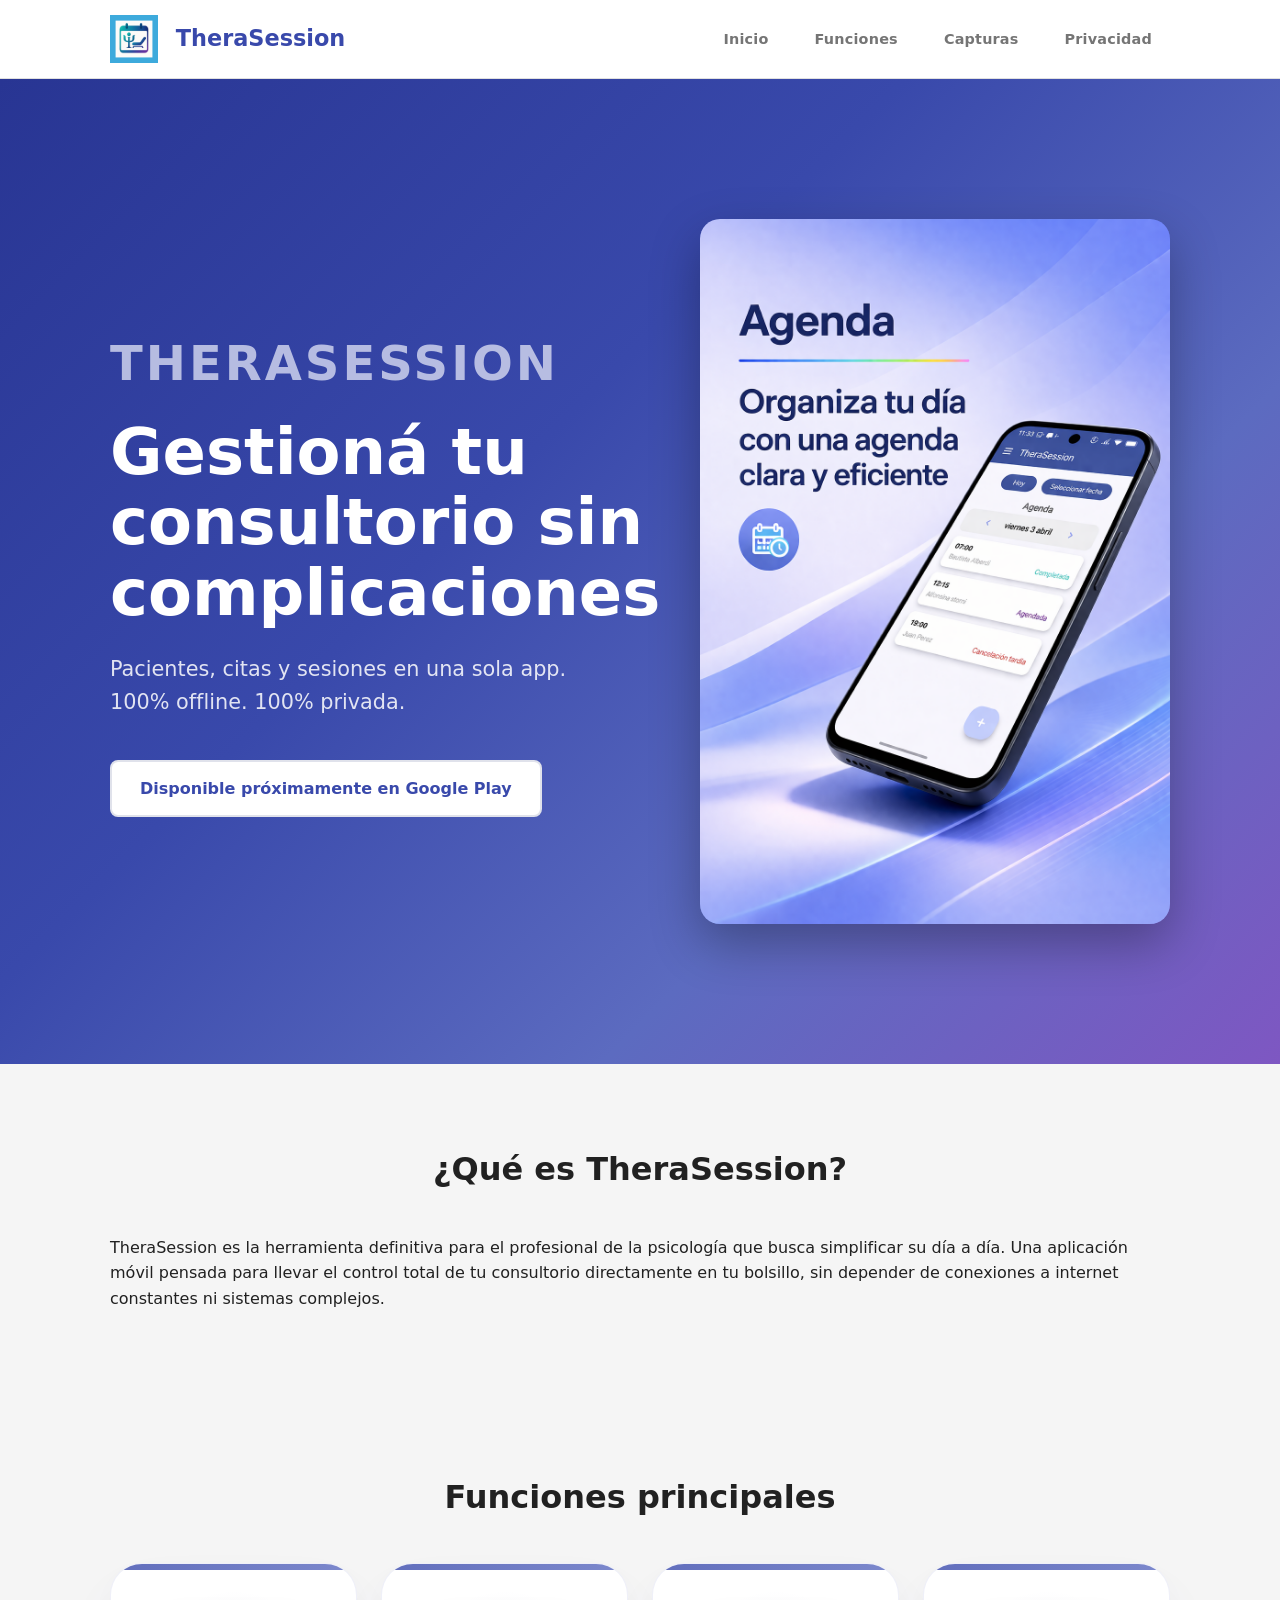
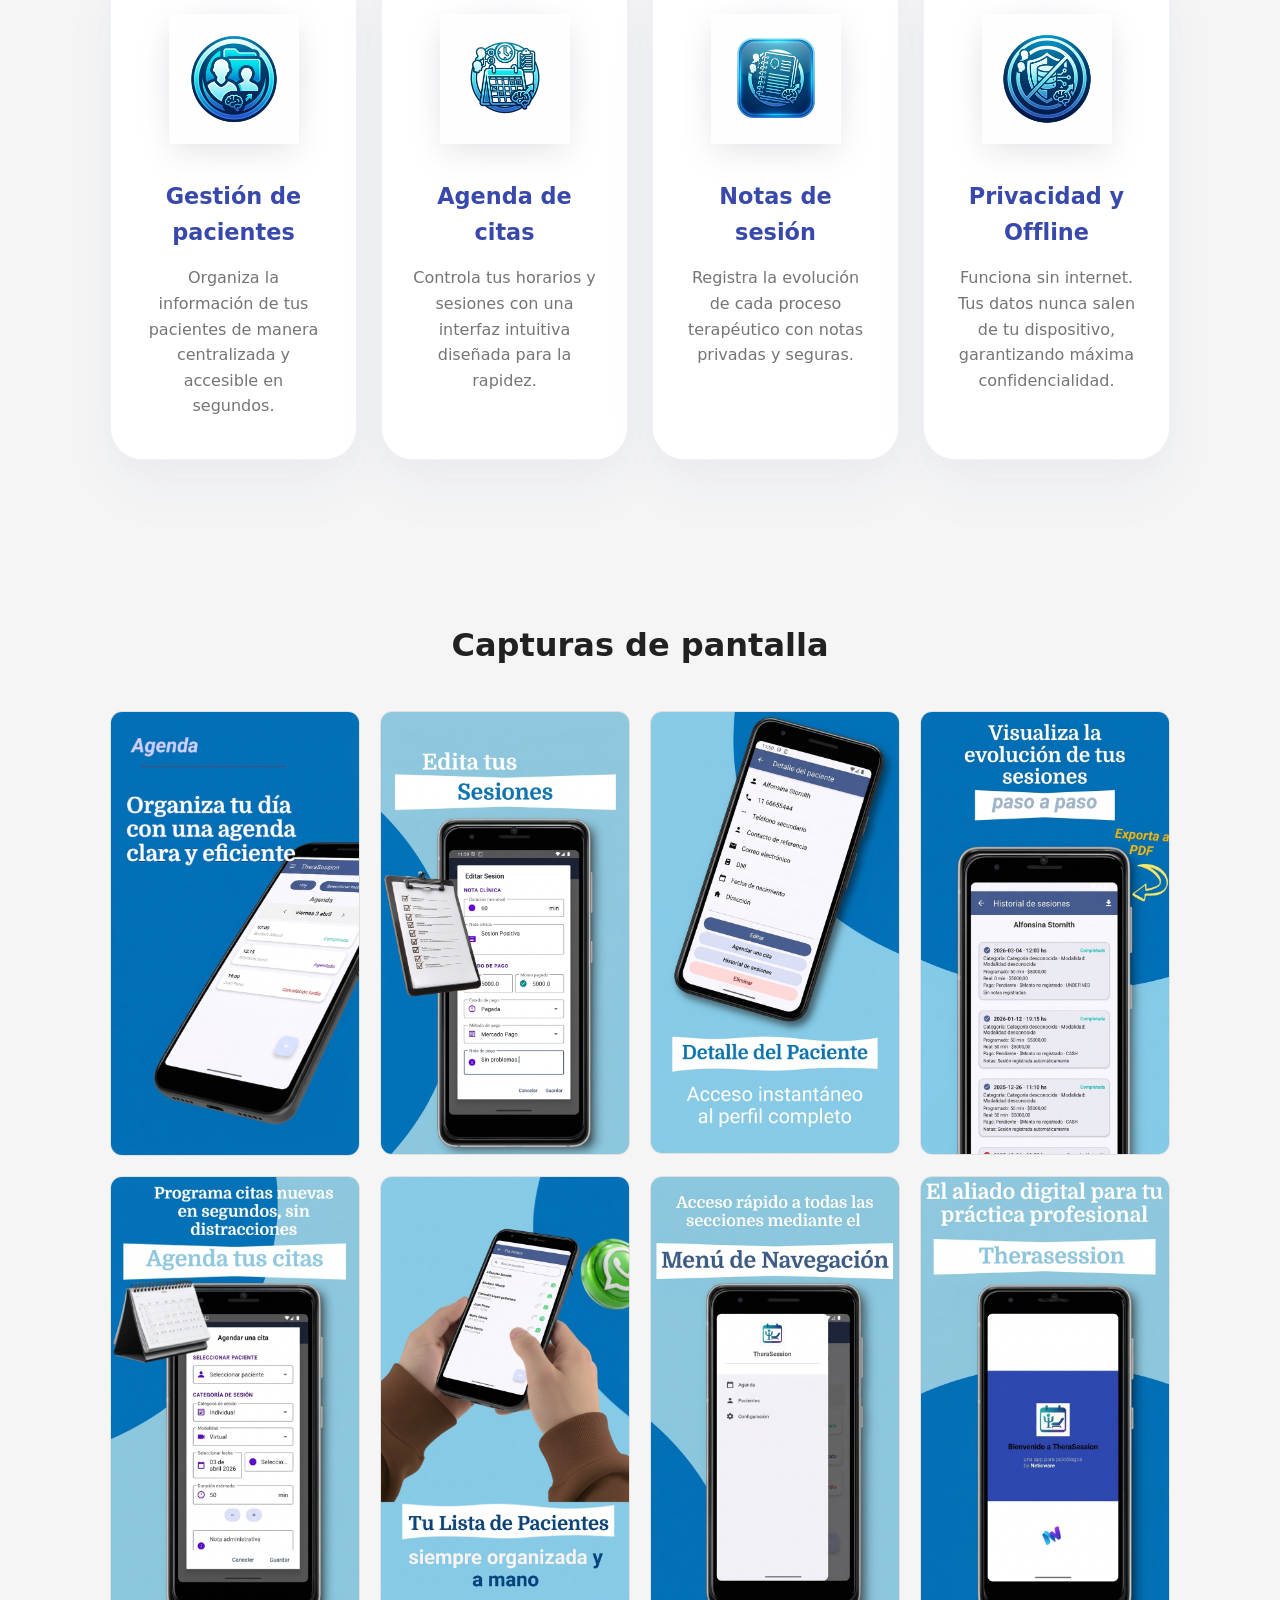
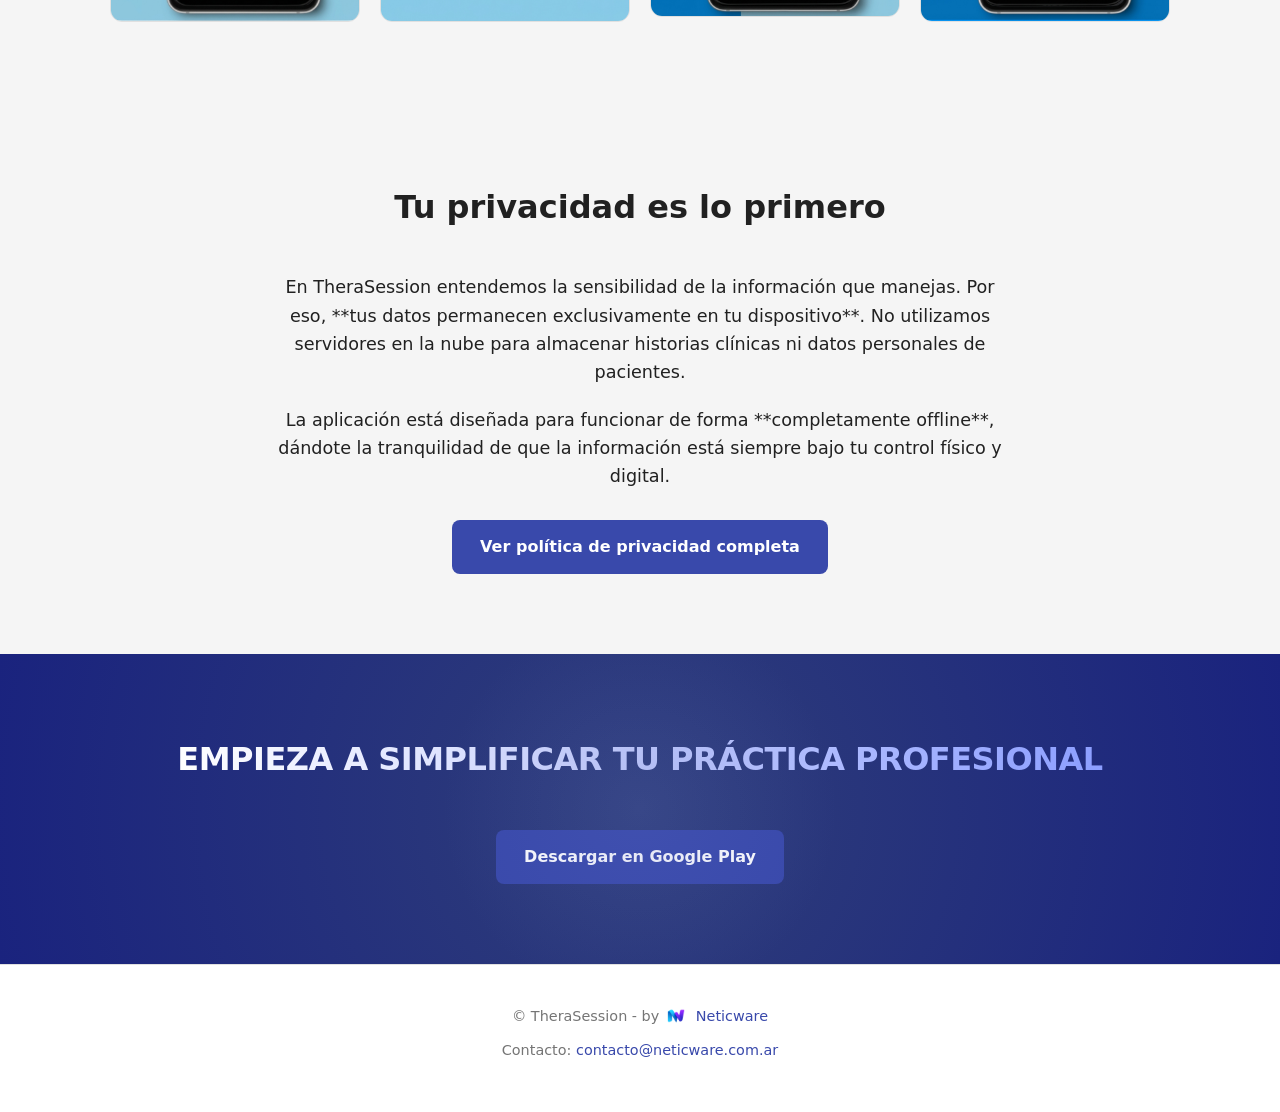
<file: index.html>
<!DOCTYPE html>
<html lang="es">
<head>
  <meta charset="UTF-8">
  <meta name="viewport" content="width=device-width, initial-scale=1.0">

  <title>TheraSession | Gestión simple para psicólogos</title>
  <meta name="description" content="Organiza pacientes, citas y notas de sesión de forma simple, rápida y 100% local. Sin cuentas, sin suscripciones.">
  <meta name="author" content="Neticware">

  <meta property="og:title" content="TheraSession | Gestión simple para psicólogos">
  <meta property="og:description" content="Organiza pacientes, citas y notas de sesión de forma simple, rápida y 100% local.">
  <meta property="og:image" content="https://therasession.app/assets/images/og-image.png">
  <meta property="og:url" content="https://therasession.app">
  <meta property="og:type" content="website">

  <meta name="twitter:card" content="summary_large_image">
  <meta name="twitter:title" content="TheraSession | Gestión simple para psicólogos">
  <meta name="twitter:description" content="Organiza pacientes, citas y notas de sesión de forma simple, rápida y 100% local.">
  <meta name="twitter:image" content="https://therasession.app/assets/images/og-image.png">

  <link rel="canonical" href="https://therasession.app">
  <link rel="icon" href="assets/images/ic_launcher-playstore.png" type="image/png">

  <meta name="theme-color" content="#3949AB">

  <link rel="stylesheet" href="assets/css/normalize.css">
  <link rel="stylesheet" href="assets/css/styles.css">
</head>
<body>

    <header class="header">
        <div class="container header-container">
            <div class="logo">
                <a href="#inicio">
                    <img src="assets/images/ic_launcher-playstore.png" alt="Logo TheraSession" style="height: 48px; display: inline-block; vertical-align: middle; margin-right: 10px;">
                    TheraSession
                </a>
            </div>
            <nav class="nav">
                <ul class="nav-list">
                    <li><a href="#inicio">Inicio</a></li>
                    <li><a href="#funciones">Funciones</a></li>
                    <li><a href="#capturas">Capturas</a></li>
                    <li><a href="privacy.html">Privacidad</a></li>
                </ul>
            </nav>
        </div>
    </header>

    <main id="inicio">
        
        <!-- HERO SECTION -->
        <section class="hero">
            <div class="container hero-container">
                <div class="hero-content">
                    <h1 class="hero-title">TheraSession</h1>
                    <h2 class="hero-subtitle">Gestioná tu consultorio sin complicaciones</h2>
                    <p class="hero-description">Pacientes, citas y sesiones en una sola app.<br>100% offline. 100% privada.</p>
                    <div class="hero-cta">
                        <a href="#" class="btn btn-primary">Disponible próximamente en Google Play</a>
                    </div>
                </div>
                <div class="hero-image">
                    <img src="assets/images/hero-therasession4.png" alt="Vista previa de TheraSession">
                </div>
            </div>
        </section>

        <!-- SECCIÓN QUÉ ES -->
        <section class="section about" id="que-es">
            <div class="container">
                <div class="about-content">
                    <h2 class="section-title">¿Qué es TheraSession?</h2>
                    <p>TheraSession es la herramienta definitiva para el profesional de la psicología que busca simplificar su día a día. Una aplicación móvil pensada para llevar el control total de tu consultorio directamente en tu bolsillo, sin depender de conexiones a internet constantes ni sistemas complejos.</p>
                </div>
            </div>
        </section>

        <!-- SECCIÓN FUNCIONES -->
        <section class="section features" id="funciones">
            <div class="container">
                <h2 class="section-title">Funciones principales</h2>
                <div class="features-grid">
                    <article class="feature-item">
                        <div class="feature-icon">
                            <img src="assets/images/ic_gestion de pacientes.png" alt="Icono Pacientes">
                        </div>
                        <h3 class="feature-title">Gestión de pacientes</h3>
                        <p class="feature-text">Organiza la información de tus pacientes de manera centralizada y accesible en segundos.</p>
                    </article>

                    <article class="feature-item">
                        <div class="feature-icon">
                            <img src="assets/images/ic_agenda de citas.png" alt="Icono Agenda">
                        </div>
                        <h3 class="feature-title">Agenda de citas</h3>
                        <p class="feature-text">Controla tus horarios y sesiones con una interfaz intuitiva diseñada para la rapidez.</p>
                    </article>

                    <article class="feature-item">
                        <div class="feature-icon">
                            <img src="assets/images/ic_notas de sesión.png" alt="Icono Notas">
                        </div>
                        <h3 class="feature-title">Notas de sesión</h3>
                        <p class="feature-text">Registra la evolución de cada proceso terapéutico con notas privadas y seguras.</p>
                    </article>

                    <article class="feature-item">
                        <div class="feature-icon">
                            <img src="assets/images/ic_privacidad y offline.png" alt="Icono Offline">
                        </div>
                        <h3 class="feature-title">Privacidad y Offline</h3>
                        <p class="feature-text">Funciona sin internet. Tus datos nunca salen de tu dispositivo, garantizando máxima confidencialidad.</p>
                    </article>
                </div>
            </div>
        </section>

        <!-- SECCIÓN CAPTURAS -->
        <section class="section screenshots" id="capturas">
            <div class="container">
                <h2 class="section-title">Capturas de pantalla</h2>
                <div class="screenshots-grid">
                    <div class="screenshot-item">
                        <img src="assets/images/showcase/showcase-01-Agenda_de_citas.png" alt="Agenda de citas">
                    </div>
                    <div class="screenshot-item">
                        <img src="assets/images/showcase/showcase-02-Editar_sesion.png" alt="Editar sesión">
                    </div>
                    <div class="screenshot-item">
                        <img src="assets/images/showcase/showcase-03-Detalle_del_paciente.png" alt="Detalle del paciente">
                    </div>
                    <div class="screenshot-item">
                        <img src="assets/images/showcase/showcase-04-Historial_de_sesiones.png" alt="Historial de sesiones">
                    </div>
                    <div class="screenshot-item">
                        <img src="assets/images/showcase/showcase-05-Anadir_nueva_cita.png" alt="Añadir nueva cita">
                    </div>
                    <div class="screenshot-item">
                        <img src="assets/images/showcase/showcase-06-Listado_de_pacientes.png" alt="Listado de pacientes">
                    </div>
                    <div class="screenshot-item">
                        <img src="assets/images/showcase/showcase-07-Menu_de_navegacion.png" alt="Menú de navegación">
                    </div>
                    <div class="screenshot-item">
                        <img src="assets/images/showcase/showcase-08-Bienvenidos.png" alt="Pantalla de bienvenida">
                    </div>
                </div>
            </div>
        </section>

        <!-- SECCIÓN PRIVACIDAD -->
        <section class="section privacy" id="privacidad">
            <div class="container">
                <h2 class="section-title">Tu privacidad es lo primero</h2>
                <div class="privacy-content">
                    <p>En TheraSession entendemos la sensibilidad de la información que manejas. Por eso, **tus datos permanecen exclusivamente en tu dispositivo**. No utilizamos servidores en la nube para almacenar historias clínicas ni datos personales de pacientes.</p>
                    <p>La aplicación está diseñada para funcionar de forma **completamente offline**, dándote la tranquilidad de que la información está siempre bajo tu control físico y digital.</p>
                    <div style="margin-top: 30px;">
                        <a href="privacy.html" class="btn btn-secondary">Ver política de privacidad completa</a>
                    </div>
                </div>
            </div>
        </section>

        <!-- CTA FINAL -->
        <section class="section cta-final">
            <div class="container">
                <h2 class="cta-title">Empieza a simplificar tu práctica profesional</h2>
                <div class="cta-actions">
                    <a href="#" class="btn btn-secondary">Descargar en Google Play</a>
                </div>
            </div>
        </section>

    </main>

    <footer class="footer">
        <div class="container footer-container">
            <p>&copy; TheraSession - by 
                <a href="https://neticware.com.ar" target="_blank" style="display: inline-flex; align-items: center; gap: 8px; vertical-align: middle;">
                    <img src="assets/images/ic_nw_sinFondo.png" alt="Logo Neticware" class="rotating-logo" style="height: 24px; width: auto;">
                    Neticware
                </a>
            </p>
            <p>Contacto: <a href="mailto:contacto@neticware.com.ar">contacto@neticware.com.ar</a></p>
        </div>
    </footer>

    <script src="assets/js/main.js"></script>
</body>
</html>
</file>
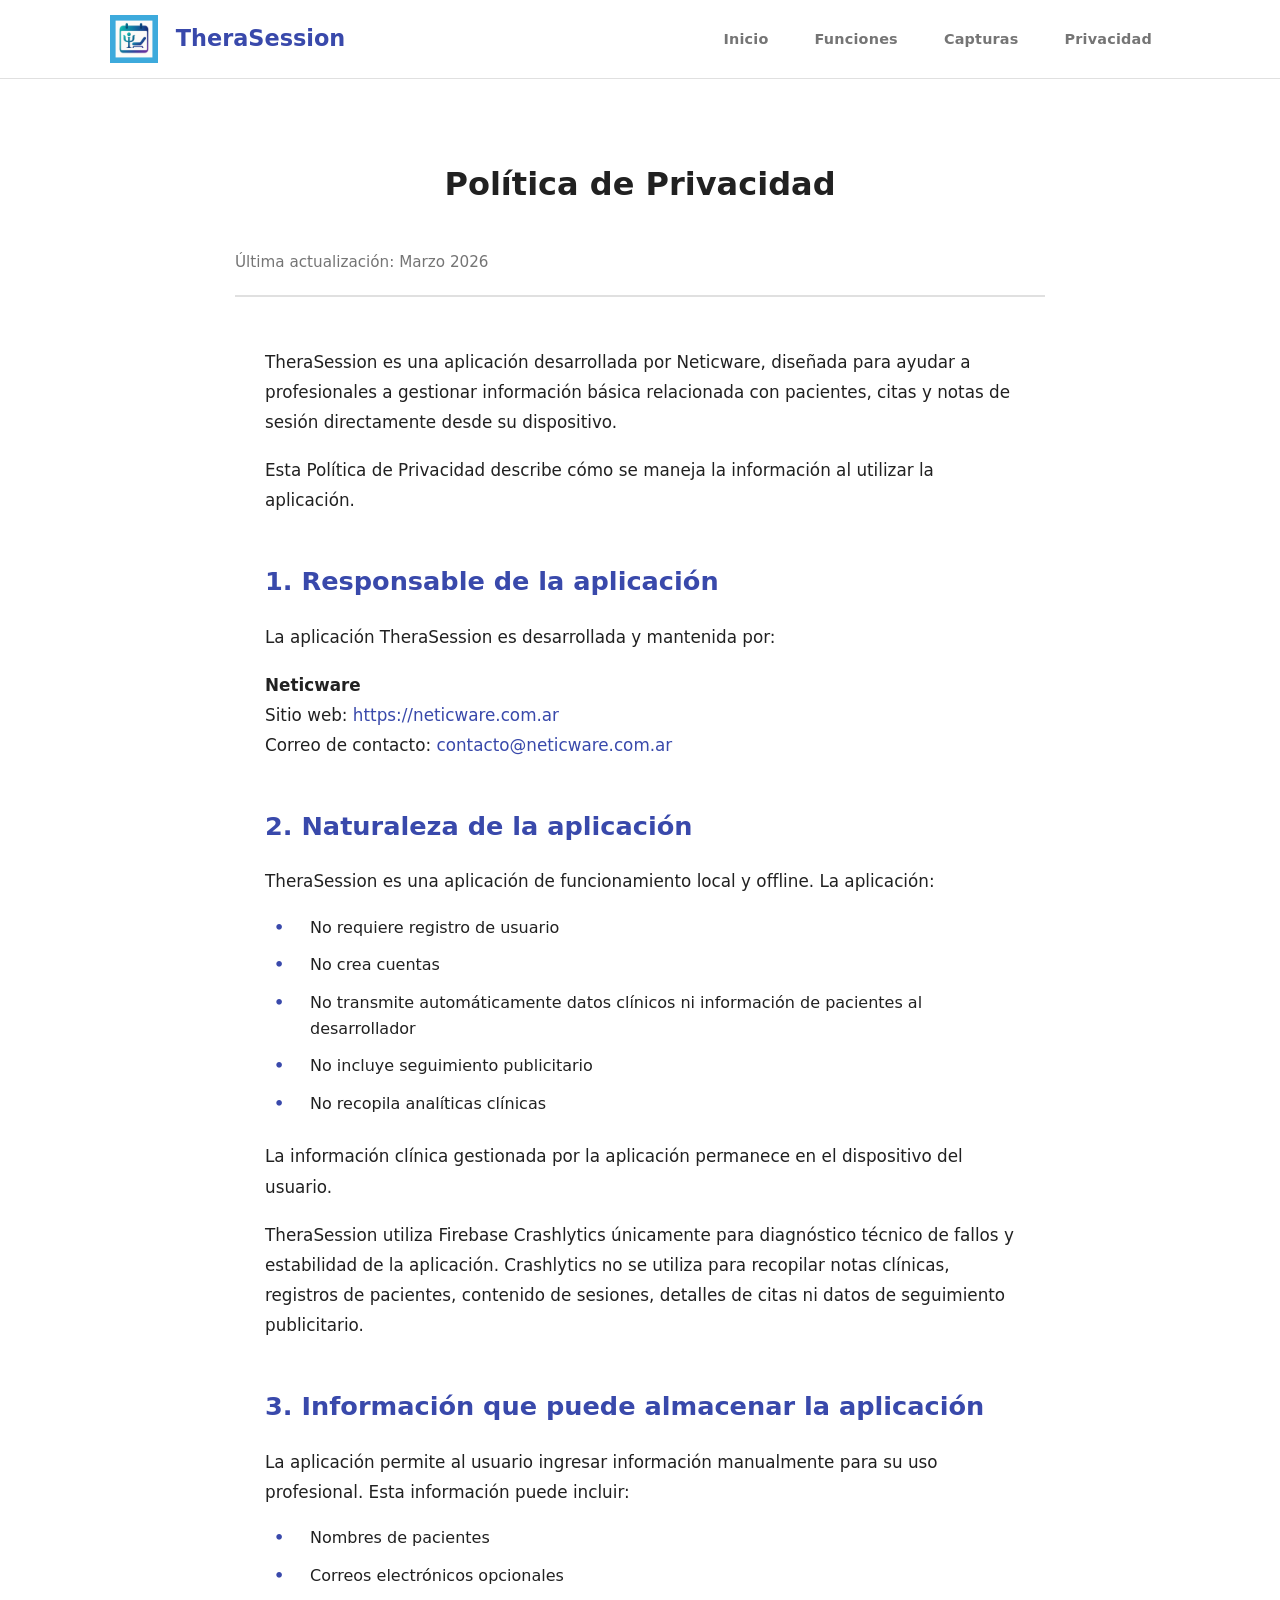
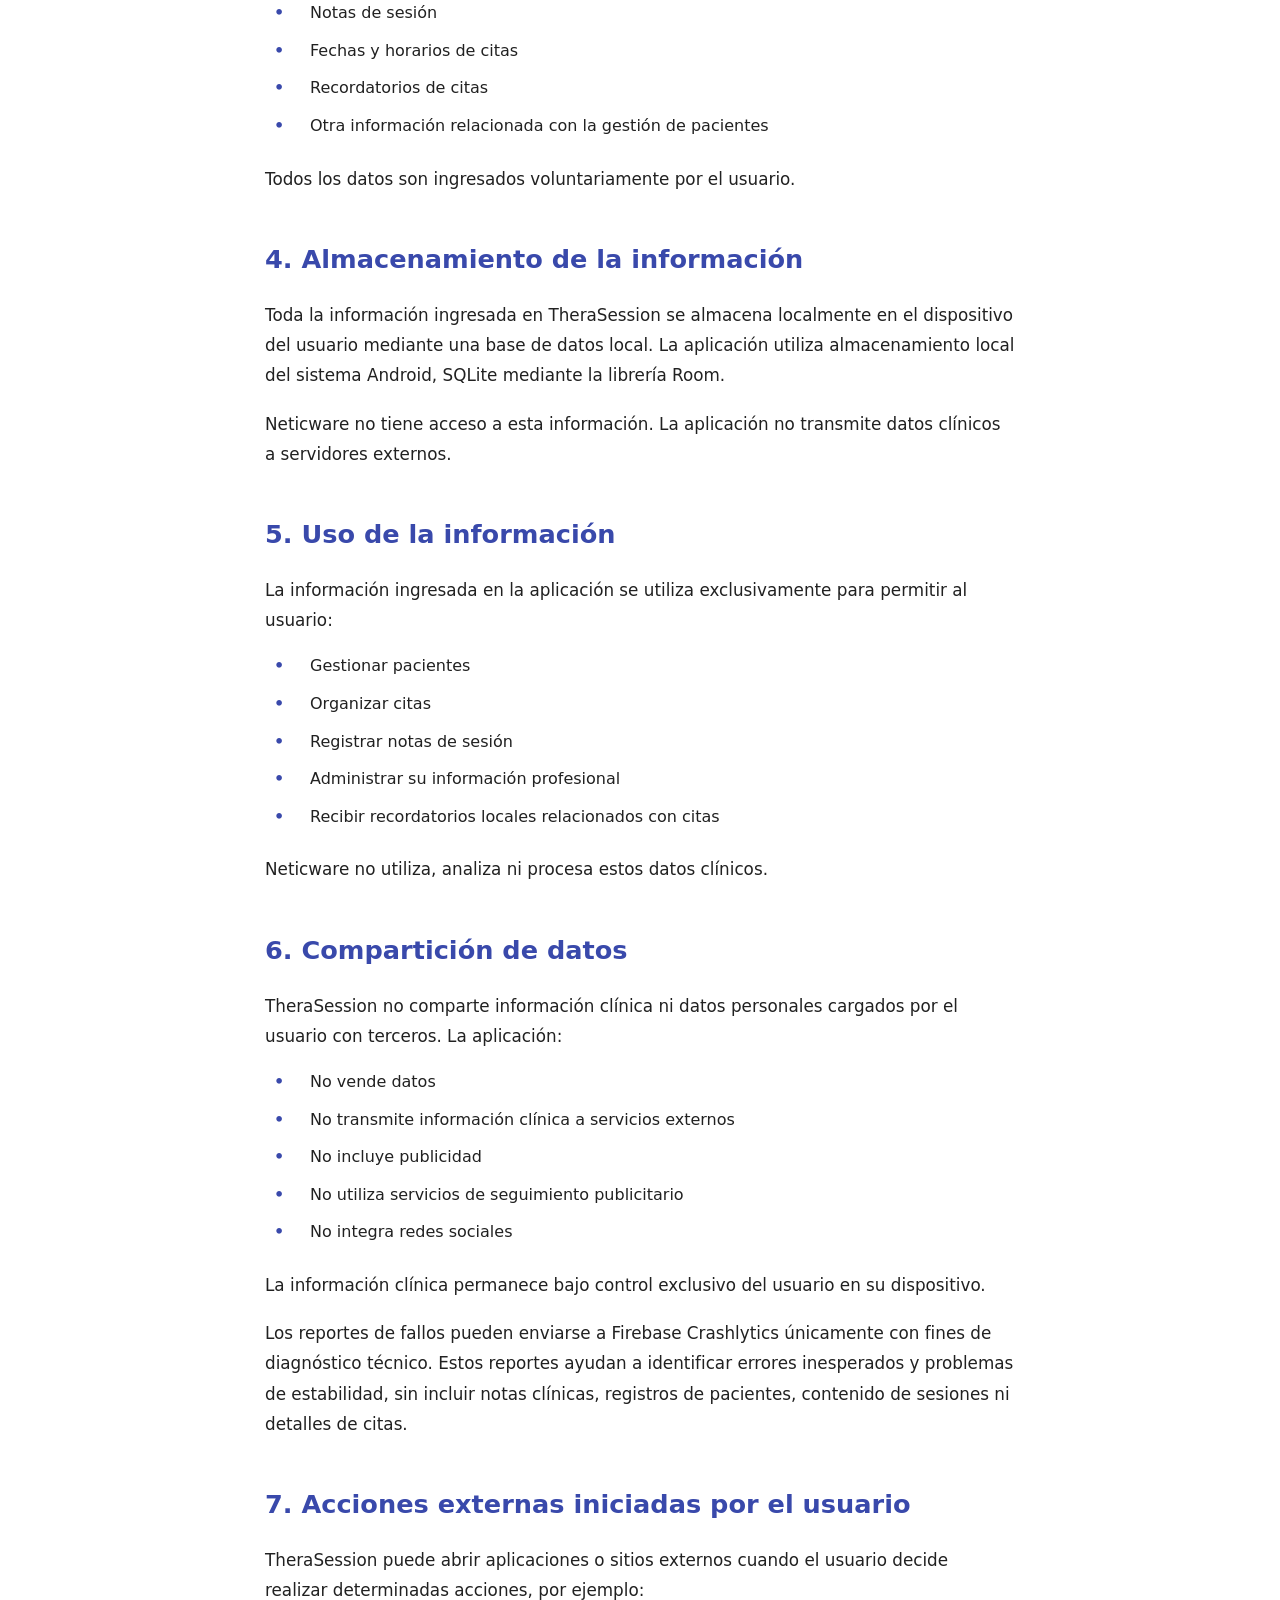
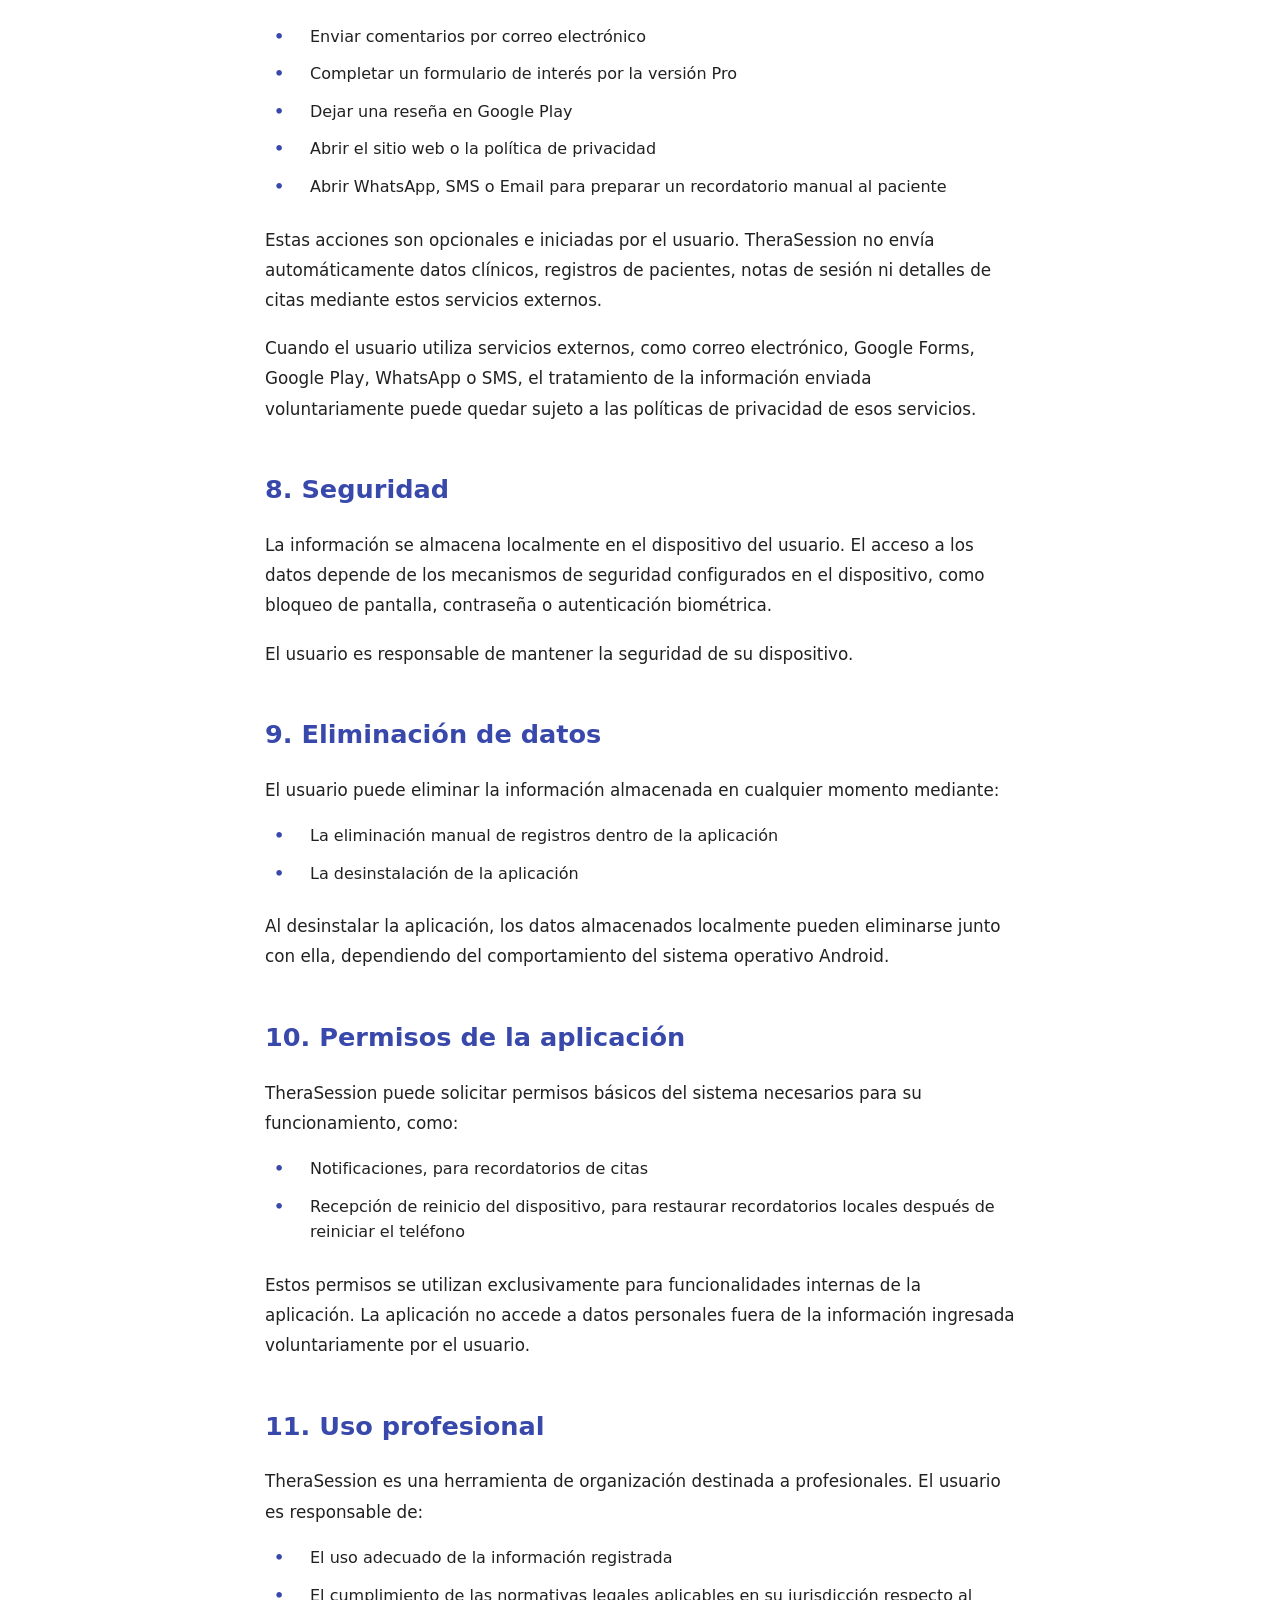
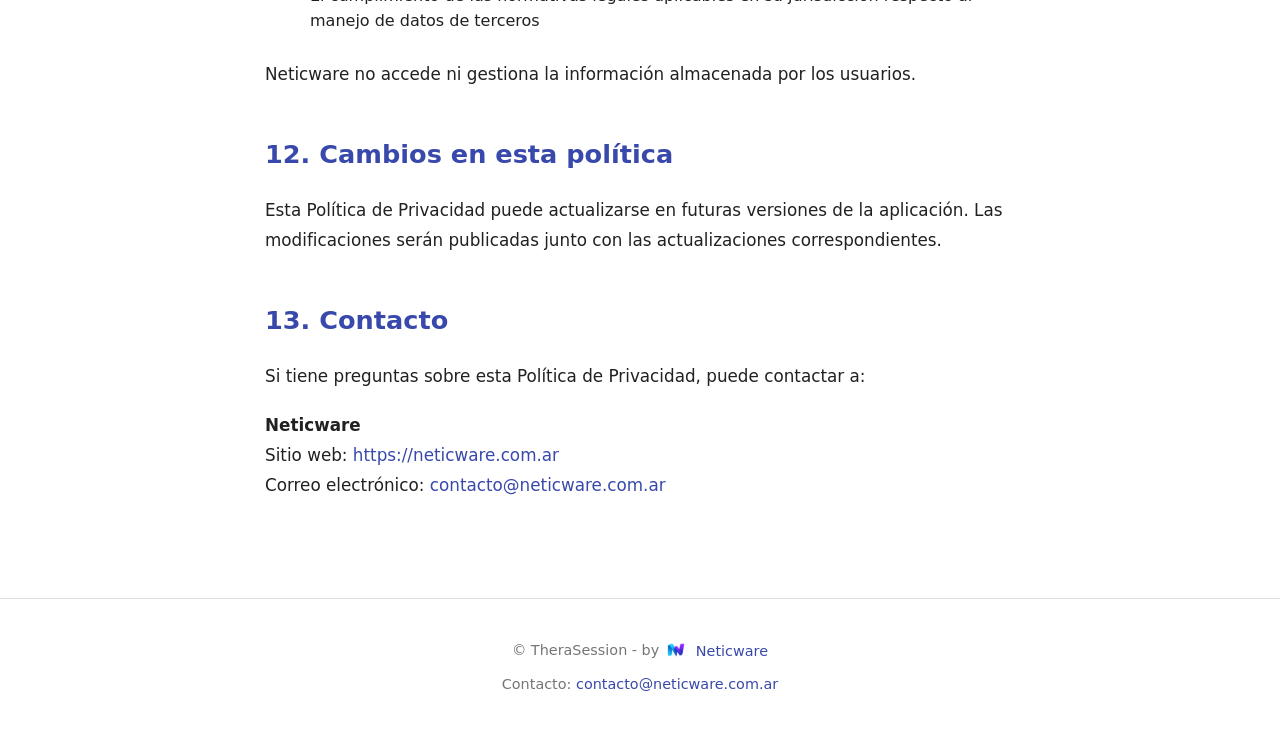
<file: privacy.html>
<!DOCTYPE html>
<html lang="es">
<head>
    <meta charset="UTF-8">
    <meta name="viewport" content="width=device-width, initial-scale=1.0">
    <title>Política de Privacidad | TheraSession</title>
    <link rel="icon" type="image/png" href="assets/images/ic_launcher-playstore.png">
    <link rel="stylesheet" href="assets/css/normalize.css">
    <link rel="stylesheet" href="assets/css/styles.css">
    <style>
        .privacy-page {
            padding: 80px 0;
            background-color: var(--color-surface);
        }
        .privacy-container {
            max-width: 850px;
            margin: 0 auto;
            padding: 0 20px;
        }
        .privacy-header {
            margin-bottom: 50px;
            text-align: left;
            border-bottom: 2px solid var(--color-border);
            padding-bottom: 20px;
        }
        .privacy-content {
            text-align: left;
        }
        .privacy-content h2 {
            color: var(--color-primary);
            margin-top: 45px;
            margin-bottom: 20px;
            font-size: 1.6rem;
            font-weight: 700;
        }
        .privacy-content p {
            margin-bottom: 18px;
            color: var(--color-text-primary);
            line-height: 1.8;
            font-size: 1.05rem;
        }
        .privacy-content ul {
            margin-bottom: 25px;
            padding-left: 25px;
            list-style-type: none;
        }
        .privacy-content li {
            margin-bottom: 12px;
            color: var(--color-text-primary);
            line-height: 1.6;
            position: relative;
            padding-left: 20px;
        }
        .privacy-content li::before {
            content: "•";
            color: var(--color-primary);
            font-weight: bold;
            display: inline-block;
            width: 1em;
            margin-left: -1em;
            position: absolute;
            left: 0;
        }
        .last-update {
            color: var(--color-text-secondary);
            font-size: 0.95rem;
            margin-top: 10px;
        }
    </style>
</head>
<body>

    <header class="header">
        <div class="container header-container">
            <div class="logo">
                <a href="index.html#inicio">
                    <img src="assets/images/ic_launcher-playstore.png" alt="Logo TheraSession" style="height: 48px; display: inline-block; vertical-align: middle; margin-right: 10px;">
                    TheraSession
                </a>
            </div>
            <nav class="nav">
                <ul class="nav-list">
                    <li><a href="index.html#inicio">Inicio</a></li>
                    <li><a href="index.html#funciones">Funciones</a></li>
                    <li><a href="index.html#capturas">Capturas</a></li>
                    <li><a href="privacy.html">Privacidad</a></li>
                </ul>
            </nav>
        </div>
    </header>

    <main class="privacy-page">
        <div class="container privacy-container">
            <div class="privacy-header">
                <h1 class="section-title">Política de Privacidad</h1>
                <p class="last-update">Última actualización: Marzo 2026</p>
            </div>

            <div class="privacy-content">
                <p>TheraSession es una aplicación desarrollada por Neticware, diseñada para ayudar a profesionales a gestionar información básica relacionada con pacientes, citas y notas de sesión directamente desde su dispositivo.</p>
                <p>Esta Política de Privacidad describe cómo se maneja la información al utilizar la aplicación.</p>

                <h2>1. Responsable de la aplicación</h2>
                <p>La aplicación TheraSession es desarrollada y mantenida por:</p>
                <p><strong>Neticware</strong><br>
                Sitio web: <a href="https://neticware.com.ar" target="_blank" style="color: var(--color-primary);">https://neticware.com.ar</a><br>
                Correo de contacto: <a href="mailto:contacto@neticware.com.ar" style="color: var(--color-primary);">contacto@neticware.com.ar</a></p>

                <h2>2. Naturaleza de la aplicación</h2>
                <p>TheraSession es una aplicación de funcionamiento local y offline. La aplicación:</p>
                <ul>
                    <li>No requiere registro de usuario</li>
                    <li>No crea cuentas</li>
                    <li>No transmite automáticamente datos clínicos ni información de pacientes al desarrollador</li>
                    <li>No incluye seguimiento publicitario</li>
                    <li>No recopila analíticas clínicas</li>
                </ul>
                <p>La información clínica gestionada por la aplicación permanece en el dispositivo del usuario.</p>
                <p>TheraSession utiliza Firebase Crashlytics únicamente para diagnóstico técnico de fallos y estabilidad de la aplicación. Crashlytics no se utiliza para recopilar notas clínicas, registros de pacientes, contenido de sesiones, detalles de citas ni datos de seguimiento publicitario.</p>

                <h2>3. Información que puede almacenar la aplicación</h2>
                <p>La aplicación permite al usuario ingresar información manualmente para su uso profesional. Esta información puede incluir:</p>
                <ul>
                    <li>Nombres de pacientes</li>
                    <li>Correos electrónicos opcionales</li>
                    <li>Notas de sesión</li>
                    <li>Fechas y horarios de citas</li>
                    <li>Recordatorios de citas</li>
                    <li>Otra información relacionada con la gestión de pacientes</li>
                </ul>
                <p>Todos los datos son ingresados voluntariamente por el usuario.</p>

                <h2>4. Almacenamiento de la información</h2>
                <p>Toda la información ingresada en TheraSession se almacena localmente en el dispositivo del usuario mediante una base de datos local. La aplicación utiliza almacenamiento local del sistema Android, SQLite mediante la librería Room.</p>
                <p>Neticware no tiene acceso a esta información. La aplicación no transmite datos clínicos a servidores externos.</p>

                <h2>5. Uso de la información</h2>
                <p>La información ingresada en la aplicación se utiliza exclusivamente para permitir al usuario:</p>
                <ul>
                    <li>Gestionar pacientes</li>
                    <li>Organizar citas</li>
                    <li>Registrar notas de sesión</li>
                    <li>Administrar su información profesional</li>
                    <li>Recibir recordatorios locales relacionados con citas</li>
                </ul>
                <p>Neticware no utiliza, analiza ni procesa estos datos clínicos.</p>

                <h2>6. Compartición de datos</h2>
                <p>TheraSession no comparte información clínica ni datos personales cargados por el usuario con terceros. La aplicación:</p>
                <ul>
                    <li>No vende datos</li>
                    <li>No transmite información clínica a servicios externos</li>
                    <li>No incluye publicidad</li>
                    <li>No utiliza servicios de seguimiento publicitario</li>
                    <li>No integra redes sociales</li>
                </ul>
                <p>La información clínica permanece bajo control exclusivo del usuario en su dispositivo.</p>
                <p>Los reportes de fallos pueden enviarse a Firebase Crashlytics únicamente con fines de diagnóstico técnico. Estos reportes ayudan a identificar errores inesperados y problemas de estabilidad, sin incluir notas clínicas, registros de pacientes, contenido de sesiones ni detalles de citas.</p>

                <h2>7. Acciones externas iniciadas por el usuario</h2>
                <p>TheraSession puede abrir aplicaciones o sitios externos cuando el usuario decide realizar determinadas acciones, por ejemplo:</p>
                <ul>
                    <li>Enviar comentarios por correo electrónico</li>
                    <li>Completar un formulario de interés por la versión Pro</li>
                    <li>Dejar una reseña en Google Play</li>
                    <li>Abrir el sitio web o la política de privacidad</li>
                    <li>Abrir WhatsApp, SMS o Email para preparar un recordatorio manual al paciente</li>
                </ul>
                <p>Estas acciones son opcionales e iniciadas por el usuario. TheraSession no envía automáticamente datos clínicos, registros de pacientes, notas de sesión ni detalles de citas mediante estos servicios externos.</p>
                <p>Cuando el usuario utiliza servicios externos, como correo electrónico, Google Forms, Google Play, WhatsApp o SMS, el tratamiento de la información enviada voluntariamente puede quedar sujeto a las políticas de privacidad de esos servicios.</p>

                <h2>8. Seguridad</h2>
                <p>La información se almacena localmente en el dispositivo del usuario. El acceso a los datos depende de los mecanismos de seguridad configurados en el dispositivo, como bloqueo de pantalla, contraseña o autenticación biométrica.</p>
                <p>El usuario es responsable de mantener la seguridad de su dispositivo.</p>

                <h2>9. Eliminación de datos</h2>
                <p>El usuario puede eliminar la información almacenada en cualquier momento mediante:</p>
                <ul>
                    <li>La eliminación manual de registros dentro de la aplicación</li>
                    <li>La desinstalación de la aplicación</li>
                </ul>
                <p>Al desinstalar la aplicación, los datos almacenados localmente pueden eliminarse junto con ella, dependiendo del comportamiento del sistema operativo Android.</p>

                <h2>10. Permisos de la aplicación</h2>
                <p>TheraSession puede solicitar permisos básicos del sistema necesarios para su funcionamiento, como:</p>
                <ul>
                    <li>Notificaciones, para recordatorios de citas</li>
                    <li>Recepción de reinicio del dispositivo, para restaurar recordatorios locales después de reiniciar el teléfono</li>
                </ul>
                <p>Estos permisos se utilizan exclusivamente para funcionalidades internas de la aplicación. La aplicación no accede a datos personales fuera de la información ingresada voluntariamente por el usuario.</p>

                <h2>11. Uso profesional</h2>
                <p>TheraSession es una herramienta de organización destinada a profesionales. El usuario es responsable de:</p>
                <ul>
                    <li>El uso adecuado de la información registrada</li>
                    <li>El cumplimiento de las normativas legales aplicables en su jurisdicción respecto al manejo de datos de terceros</li>
                </ul>
                <p>Neticware no accede ni gestiona la información almacenada por los usuarios.</p>

                <h2>12. Cambios en esta política</h2>
                <p>Esta Política de Privacidad puede actualizarse en futuras versiones de la aplicación. Las modificaciones serán publicadas junto con las actualizaciones correspondientes.</p>

                <h2>13. Contacto</h2>
                <p>Si tiene preguntas sobre esta Política de Privacidad, puede contactar a:</p>
                <p><strong>Neticware</strong><br>
                Sitio web: <a href="https://neticware.com.ar" target="_blank" style="color: var(--color-primary);">https://neticware.com.ar</a><br>
                Correo electrónico: <a href="mailto:contacto@neticware.com.ar" style="color: var(--color-primary);">contacto@neticware.com.ar</a></p>
            </div>
        </div>
    </main>

    <footer class="footer">
        <div class="container footer-container">
            <p>&copy; TheraSession - by
                <a href="https://neticware.com.ar" target="_blank" style="display: inline-flex; align-items: center; gap: 8px; vertical-align: middle;">
                    <img src="assets/images/ic_nw_sinFondo.png" alt="Logo Neticware" class="rotating-logo" style="height: 24px; width: auto;">
                    Neticware
                </a>
            </p>
            <p>Contacto: <a href="mailto:contacto@neticware.com.ar">contacto@neticware.com.ar</a></p>
        </div>
    </footer>

    <script src="assets/js/main.js"></script>
</body>
</html>
</file>
<file: assets/css/styles.css>
/* 
   TheraSession Styles
   Design: Minimalist, Professional, Calm (Material Design 3 inspired)
*/

:root {
  --color-primary: #3949AB;
  --color-primary-dark: #2F3E7A;
  --color-secondary: #5C6BC0;
  --color-background: #F5F5F5;
  --color-surface: #FFFFFF;
  --color-text-primary: #212121;
  --color-text-secondary: #757575;
  --color-border: #E0E0E0;
  
  --transition: all 0.3s ease;
}

/* Base Reset */
*, *::before, *::after {
  box-sizing: border-box;
}

body, h1, h2, h3, p, ul, li {
  margin: 0;
  padding: 0;
}

body {
  font-family: system-ui, -apple-system, BlinkMacSystemFont, 'Segoe UI', Roboto, Oxygen, Ubuntu, Cantarell, 'Open Sans', 'Helvetica Neue', sans-serif;
  background-color: var(--color-background);
  color: var(--color-text-primary);
  line-height: 1.6;
  overflow-x: hidden;
}

img {
  max-width: 100%;
  height: auto;
  display: block;
}

a {
  text-decoration: none;
  color: inherit;
  transition: var(--transition);
}

ul {
  list-style: none;
}

/* Layout */
.container {
  max-width: 1100px;
  margin: 0 auto;
  padding: 0 20px;
}

.section {
  padding: 60px 0;
}

.section--light {
  background-color: var(--color-surface);
}

.section--dark {
  background-color: var(--color-primary);
  color: var(--color-surface);
}

.section-title {
  text-align: center;
  margin-bottom: 40px;
  font-size: 28px;
  font-weight: 700;
}

/* Header & Nav */
.header {
  background-color: var(--color-surface);
  border-bottom: 1px solid var(--color-border);
  padding: 15px 0;
  position: sticky;
  top: 0;
  z-index: 1000;
}

.header-container {
  display: flex;
  justify-content: space-between;
  align-items: center;
}

.logo a {
  font-weight: 700;
  font-size: 1.4rem;
  color: var(--color-primary);
}

.nav-list {
  display: flex;
  gap: 10px;
}

.nav-list a {
  color: var(--color-text-secondary);
  font-size: 0.9rem;
  font-weight: 600;
  padding: 10px 18px;
  border-radius: 50px;
  transition: all 0.3s cubic-bezier(0.4, 0, 0.2, 1);
  letter-spacing: 0.2px;
}

.nav-list a:hover {
  color: var(--color-primary);
  background-color: rgba(57, 73, 171, 0.08);
}

/* Hero Section Modernizado */
.hero {
  background: linear-gradient(135deg, #283593 0%, #3949AB 40%, #5C6BC0 70%, #7E57C2 100%);
  color: var(--color-surface);
  padding: 100px 0 80px;
  text-align: center;
  position: relative;
  overflow: hidden;
}

.hero-container {
  display: flex;
  flex-direction: column;
  align-items: center;
  gap: 40px;
}

.hero-content {
  max-width: 600px;
}

.hero-title {
  font-size: 1.1rem;
  text-transform: uppercase;
  letter-spacing: 3px;
  margin-bottom: 15px;
  opacity: 0.9;
  font-weight: 700;
  color: #c5cae9;
}

.hero-subtitle {
  font-size: 32px;
  font-weight: 800;
  line-height: 1.1;
  margin-bottom: 20px;
}

.hero-description {
  font-size: 1.15rem;
  margin-bottom: 35px;
  opacity: 0.85;
  line-height: 1.6;
}

.hero-image {
  width: 100%;
  max-width: 450px;
  position: relative;
}

.hero-image img {
  border-radius: 20px; /* Reducido para adaptarse mejor a mockups externos */
  box-shadow: 0 20px 50px rgba(0,0,0,0.3);
  border: none; /* Eliminamos el borde blanco grueso para que la imagen respire */
  transition: transform 0.5s ease;
  width: 100%;
  display: block;
}

.hero-image:hover img {
  transform: translateY(-10px);
}

/* Responsive Hero */
@media (min-width: 768px) {
  .hero {
    padding: 140px 0;
    text-align: left;
  }

  .hero-container {
    flex-direction: row;
    justify-content: space-between;
    align-items: center;
    gap: 80px; /* Aumentamos el espacio para mayor claridad */
  }

  .hero-content {
    flex: 1.1; /* Damos un poco más de peso al texto */
    max-width: 600px;
  }

  .hero-image {
    flex: 0.9; /* La imagen acompaña de forma elegante */
    max-width: 420px;
    display: flex;
    justify-content: flex-end; /* Alineamos la imagen a la derecha del contenedor */
  }

  .hero-title {
    font-size: 1.1rem;
    margin-bottom: 15px;
  }

  .hero-subtitle {
    font-size: 48px; /* Ajustado para mejor balance */
    margin-bottom: 25px;
    line-height: 1.1;
  }

  .hero-description {
    font-size: 1.3rem;
    max-width: 480px; /* Evitamos líneas muy largas */
    margin-bottom: 40px;
  }
}

@media (min-width: 1024px) {
  .hero-subtitle {
    font-size: 64px;
  }
  
  .hero-image {
    max-width: 480px;
  }
}

/* Buttons */
.btn {
  display: inline-block;
  padding: 14px 28px;
  border-radius: 8px;
  font-weight: 600;
  cursor: pointer;
  border: none;
  font-size: 1rem;
}

.btn-primary {
  background-color: var(--color-surface);
  color: var(--color-primary);
  animation: pulse-glow 4s infinite ease-in-out;
  border: 2px solid rgba(47, 62, 122, 0.15);
  box-shadow: 0 0 0 0 rgba(255, 255, 255, 0.3);
}

@keyframes pulse-glow {
  0% {
    transform: scale(1);
    box-shadow: 0 0 0 0 rgba(255, 255, 255, 0.3), 0 4px 15px rgba(0,0,0,0.1);
    border-color: rgba(47, 62, 122, 0.15);
  }
  50% {
    transform: scale(1.03);
    box-shadow: 0 0 0 12px rgba(255, 255, 255, 0), 0 10px 25px rgba(0,0,0,0.15);
    border-color: rgba(47, 62, 122, 0.4);
  }
  100% {
    transform: scale(1);
    box-shadow: 0 0 0 0 rgba(255, 255, 255, 0), 0 4px 15px rgba(0,0,0,0.1);
    border-color: rgba(47, 62, 122, 0.15);
  }
}

.btn-primary:hover {
  background-color: #f0f0f0;
  transform: translateY(-2px);
  animation-play-state: paused; /* Pausa la animación al interactuar */
}

.btn-secondary {
  background-color: var(--color-primary);
  color: var(--color-surface);
}

.btn-secondary:hover {
  background-color: var(--color-primary-dark);
  transform: translateY(-2px);
}

/* Features */
.features-grid {
  display: grid;
  gap: 24px;
  grid-template-columns: 1fr;
}

.feature-item {
  background: #ffffff;
  padding: 50px 30px 40px;
  border-radius: 32px;
  border: 1px solid rgba(57, 73, 171, 0.08);
  text-align: center;
  transition: all 0.5s cubic-bezier(0.165, 0.84, 0.44, 1);
  box-shadow: 
    0 10px 30px rgba(0, 0, 0, 0.02),
    0 30px 60px rgba(57, 73, 171, 0.04);
  display: flex;
  flex-direction: column;
  height: 100%;
  position: relative;
  overflow: hidden;
}

/* Línea de acento superior */
.feature-item::before {
  content: '';
  position: absolute;
  top: 0;
  left: 0;
  width: 100%;
  height: 6px;
  background: linear-gradient(90deg, var(--color-primary), var(--color-secondary));
  opacity: 0.8;
}

.feature-item:hover {
  transform: translateY(-12px);
  box-shadow: 
    0 20px 40px rgba(0, 0, 0, 0.04),
    0 40px 80px rgba(57, 73, 171, 0.12);
  border-color: rgba(57, 73, 171, 0.2);
}

.feature-icon {
  width: 100%;
  margin: 0 auto 35px;
  display: flex;
  align-items: center;
  justify-content: center;
  position: relative;
  z-index: 1;
}

/* Resplandor difuminado detrás del icono */
.feature-icon::after {
  content: '';
  position: absolute;
  top: 50%;
  left: 50%;
  transform: translate(-50%, -50%);
  width: 180px;
  height: 180px;
  background: radial-gradient(circle, rgba(57, 73, 171, 0.08) 0%, transparent 70%);
  z-index: -1;
  border-radius: 50%;
}

.feature-item:hover .feature-icon::after {
  background: radial-gradient(circle, rgba(57, 73, 171, 0.15) 0%, transparent 70%);
  transform: translate(-50%, -50%) scale(1.2);
  transition: all 0.5s ease;
}

.feature-icon img {
  width: 130px;
  height: 130px;
  object-fit: contain;
  filter: drop-shadow(0 10px 15px rgba(0,0,0,0.08));
}

.feature-title {
  margin-bottom: 15px;
  font-size: 1.4rem;
  font-weight: 700;
  color: var(--color-primary);
}

.feature-text {
  color: var(--color-text-secondary);
  font-size: 1rem;
  line-height: 1.6;
}

/* Screenshots */
.screenshots-grid {
  display: grid;
  gap: 20px;
  grid-template-columns: 1fr;
}

.screenshot-item img {
  width: 100%;
  border-radius: 12px;
  border: 1px solid var(--color-border);
}

/* Privacy */
.privacy-content {
  max-width: 750px;
  margin: 0 auto;
  text-align: center;
}

.privacy-content p {
  margin-bottom: 20px;
  font-size: 1.1rem;
}

/* CTA Final Modernizado */
.cta-final {
  background: radial-gradient(circle at center, var(--color-primary-dark) 0%, #1a237e 100%);
  color: var(--color-surface);
  text-align: center;
  padding: 100px 0;
  position: relative;
  overflow: hidden;
}

.cta-title {
  margin-bottom: 45px;
  font-size: 38px;
  font-weight: 800;
  text-transform: uppercase;
  letter-spacing: -0.5px;
  background: linear-gradient(90deg, #ffffff, #8c9eff, #ffffff);
  background-size: 200% auto;
  -webkit-background-clip: text;
  -webkit-text-fill-color: transparent;
  animation: shine 1.2s linear infinite, soft-pulse 2s infinite ease-in-out;
  display: inline-block;
}

@keyframes shine {
  to {
    background-position: 200% center;
  }
}

@keyframes soft-pulse {
  0%, 100% { transform: scale(1); filter: brightness(1); }
  50% { transform: scale(1.05); filter: brightness(1.2); }
}

/* Efecto de luz de fondo para el CTA */
.cta-final::after {
  content: '';
  position: absolute;
  top: 50%;
  left: 50%;
  width: 400px;
  height: 400px;
  background: radial-gradient(circle, rgba(92, 107, 192, 0.2) 0%, transparent 70%);
  transform: translate(-50%, -50%);
  pointer-events: none;
  animation: rotate-glow 10s linear infinite;
}

@keyframes rotate-glow {
  from { transform: translate(-50%, -50%) rotate(0deg); }
  to { transform: translate(-50%, -50%) rotate(360deg); }
}

/* Footer */
.footer {
  background-color: var(--color-surface);
  padding: 40px 0;
  text-align: center;
  border-top: 1px solid var(--color-border);
  color: var(--color-text-secondary);
  font-size: 0.9rem;
}

.rotating-logo {
  animation: rotate-slow 15s linear infinite;
}

@keyframes rotate-slow {
  from { transform: rotate(0deg); }
  to { transform: rotate(360deg); }
}

.footer-container p {
  margin-bottom: 10px;
}

.footer a {
  color: var(--color-primary);
  font-weight: 500;
}

/* Responsive */

@media (min-width: 768px) {
  .section-title {
    font-size: 32px;
  }

  .features-grid {
    grid-template-columns: repeat(2, 1fr);
  }

  .screenshots-grid {
    grid-template-columns: repeat(2, 1fr);
  }

  .hero-container {
    text-align: left;
    display: flex;
    align-items: center;
    gap: 40px;
  }

  .hero-content {
    flex: 1;
  }

  .hero-image {
    flex: 1;
    margin-top: 0;
  }

  .hero-description {
    margin-left: 0;
  }
}
@media (min-width: 1024px) {
  .section {
    padding: 80px 0;
  }

  .features-grid {
    grid-template-columns: repeat(4, 1fr);
  }

  .screenshots-grid {
    grid-template-columns: repeat(4, 1fr);
  }

  .hero-title {
    font-size: 48px;
  }
  
  .cta-title {
    font-size: 32px;
  }
}
</file>
